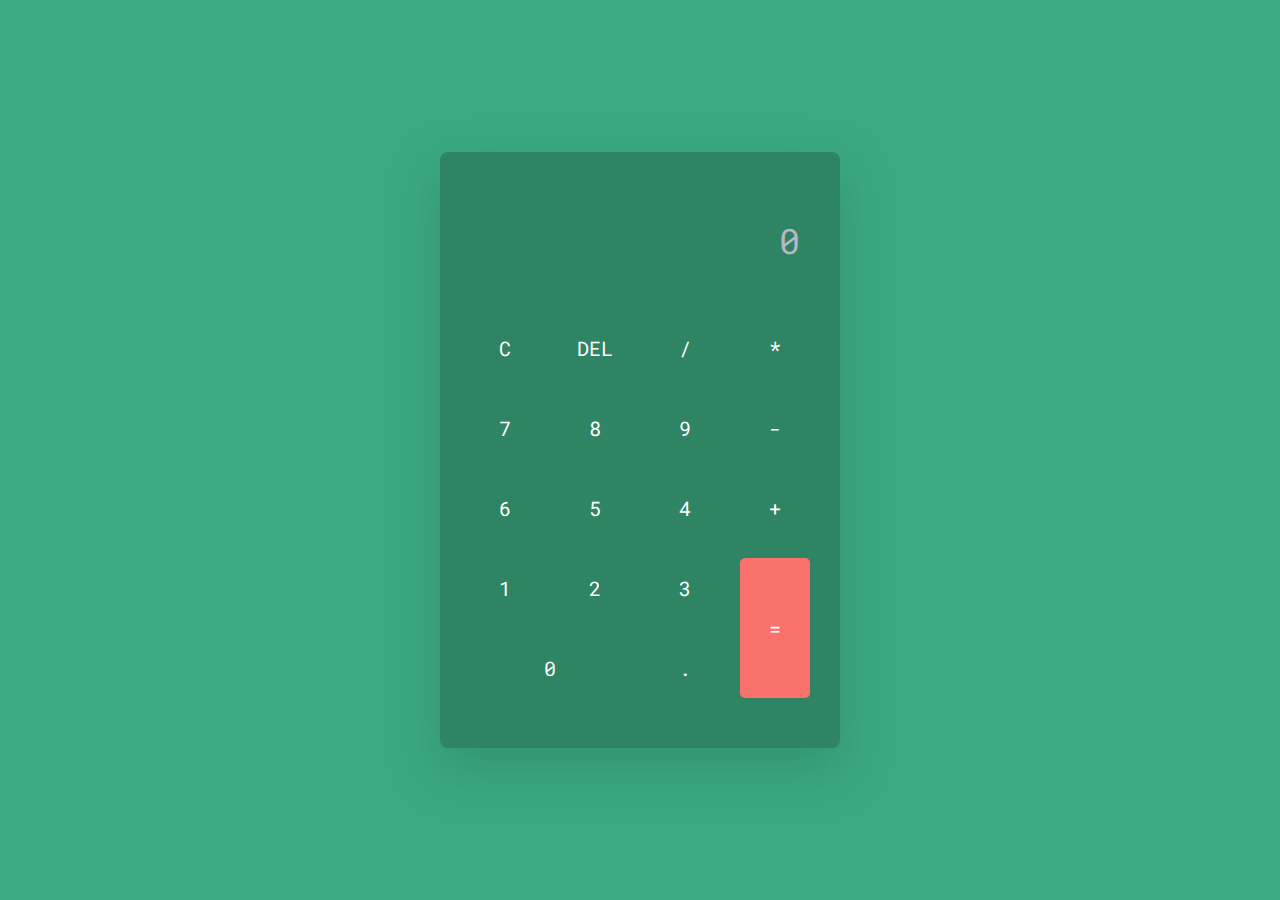
<file: index.html>
<!DOCTYPE html>
<html lang="en">
  <head>
    <meta name="viewport" content="width=device-width, initial-scale=1.0" />
    <title>Calculator</title>
    <!-- Google Font -->
    <link
      href="https://fonts.googleapis.com/css2?family=Roboto+Mono:wght@500&display=swap"
      rel="stylesheet"
    />
    <!-- Stylesheet -->
    <link rel="stylesheet" href="calculator.css" />
  </head>
  <body>
    <div class="calculator">
      <div class="display">
        <input type="text" placeholder="0" id="input" disabled />
      </div>
      <div class="buttons">
        <!-- Full Erase -->
        <input type="button" value="C" id="clear" />
        <!-- Erase Single Value -->
        <input type="button" value="DEL" id="erase" />
        <input type="button" value="/" class="input-button" />
        <input type="button" value="*" class="input-button" />

        <input type="button" value="7" class="input-button" />
        <input type="button" value="8" class="input-button" />
        <input type="button" value="9" class="input-button" />
        <input type="button" value="-" class="input-button" />

        <input type="button" value="6" class="input-button" />
        <input type="button" value="5" class="input-button" />
        <input type="button" value="4" class="input-button" />
        <input type="button" value="+" class="input-button" />

        <input type="button" value="1" class="input-button" />
        <input type="button" value="2" class="input-button" />
        <input type="button" value="3" class="input-button" />

        <input type="button" value="=" id="equal" />
        <input type="button" value="0" class="input-button" />
        <input type="button" value="." class="input-button" />
      </div>
    </div>
    <!-- Script -->
    <script src="calculator.js"></script>
  </body>
</html>
</file>
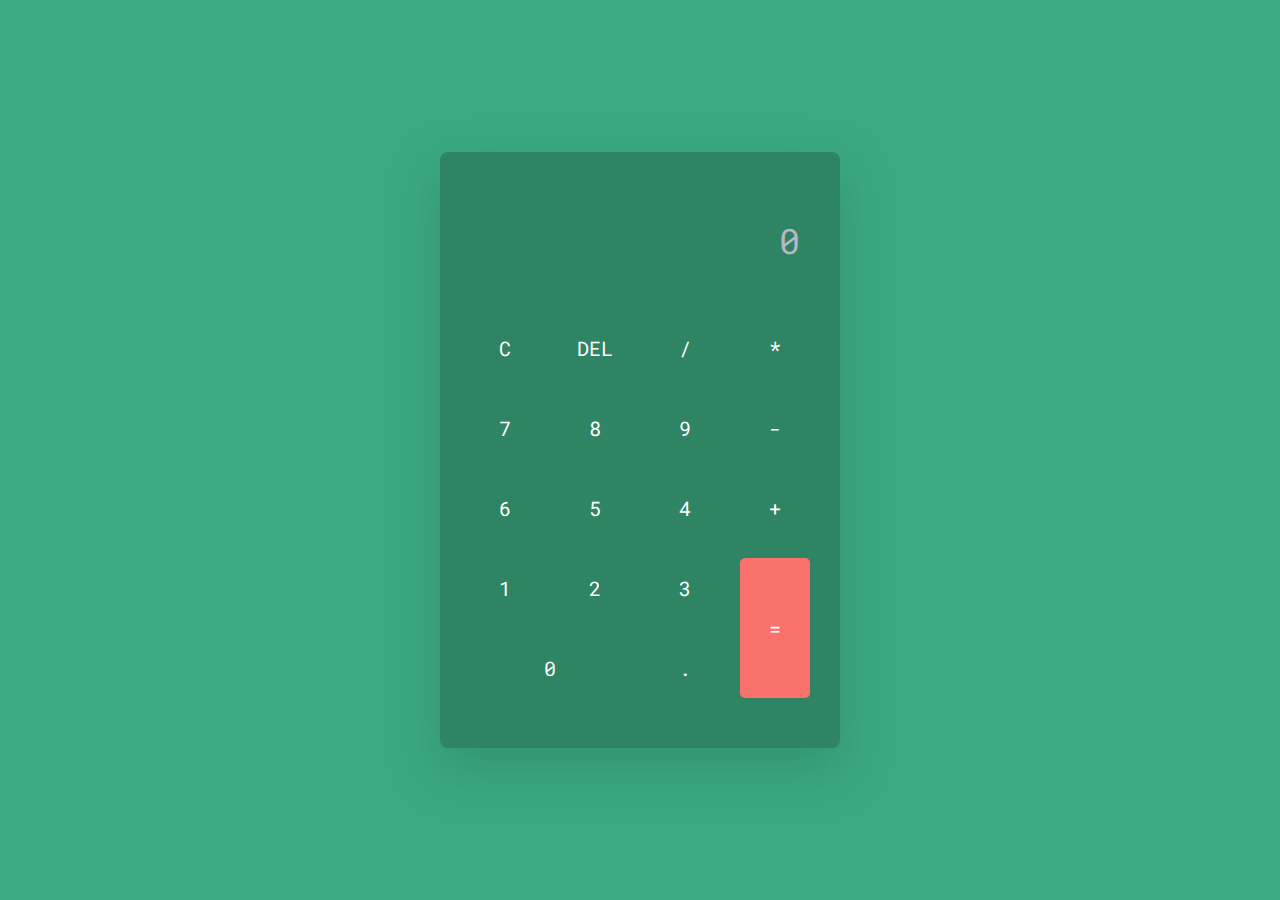
<file: calculator.html>
<!DOCTYPE html>
<html lang="en">
  <head>
    <meta name="viewport" content="width=device-width, initial-scale=1.0" />
    <title>Calculator</title>
    <!-- Google Font -->
    <link
      href="https://fonts.googleapis.com/css2?family=Roboto+Mono:wght@500&display=swap"
      rel="stylesheet"
    />
    <!-- Stylesheet -->
    <link rel="stylesheet" href="calculator.css" />
  </head>
  <body>
    <div class="calculator">
      <div class="display">
        <input type="text" placeholder="0" id="input" disabled />
      </div>
      <div class="buttons">
        <!-- Full Erase -->
        <input type="button" value="C" id="clear" />
        <!-- Erase Single Value -->
        <input type="button" value="DEL" id="erase" />
        <input type="button" value="/" class="input-button" />
        <input type="button" value="*" class="input-button" />

        <input type="button" value="7" class="input-button" />
        <input type="button" value="8" class="input-button" />
        <input type="button" value="9" class="input-button" />
        <input type="button" value="-" class="input-button" />

        <input type="button" value="6" class="input-button" />
        <input type="button" value="5" class="input-button" />
        <input type="button" value="4" class="input-button" />
        <input type="button" value="+" class="input-button" />

        <input type="button" value="1" class="input-button" />
        <input type="button" value="2" class="input-button" />
        <input type="button" value="3" class="input-button" />

        <input type="button" value="=" id="equal" />
        <input type="button" value="0" class="input-button" />
        <input type="button" value="." class="input-button" />
      </div>
    </div>
    <!-- Script -->
    <script src="calculator.js"></script>
  </body>
</html>
</file>
<file: calculator.css>
* {
    padding: 0;
    margin: 0;
    box-sizing: border-box;
    font-family: "Roboto Mono", monospace;
  }
  body {
    height: 100vh;
    background-color: #3BAA80;
  }
  .calculator {
    width: 400px;
    background-color: #2E8463;
    padding: 50px 30px;
    position: absolute;
    transform: translate(-50%, -50%);
    top: 50%;
    left: 50%;
    border-radius: 8px;
    box-shadow: 0 20px 50px rgb(40,113,85, 0.4);
  }
  .display {
    width: 100%;
  }
  .display input {
    width: 100%;
    padding: 15px 10px;
    text-align: right;
    border: none;
    background-color: transparent;
    color: #ffffff;
    font-size: 35px;
  }
  .display input::placeholder {
    color: #B9B6C8;
  }
  .buttons {
    display: grid;
    grid-template-columns: repeat(4, 1fr);
    grid-gap: 20px;
    margin-top: 40px;
  }
  .buttons input[type="button"] {
    font-size: 20px;
    padding: 17px;
    border: none;
    background-color: transparent;
    color: #ffffff;
    cursor: pointer;
    border-radius: 5px;
  }
  input[type="button"]#equal {
    grid-row: span 2;
    background-color: #FA726B;
  }
  input[type="button"][value="0"] {
    grid-column: span 2;
  }
</file>
